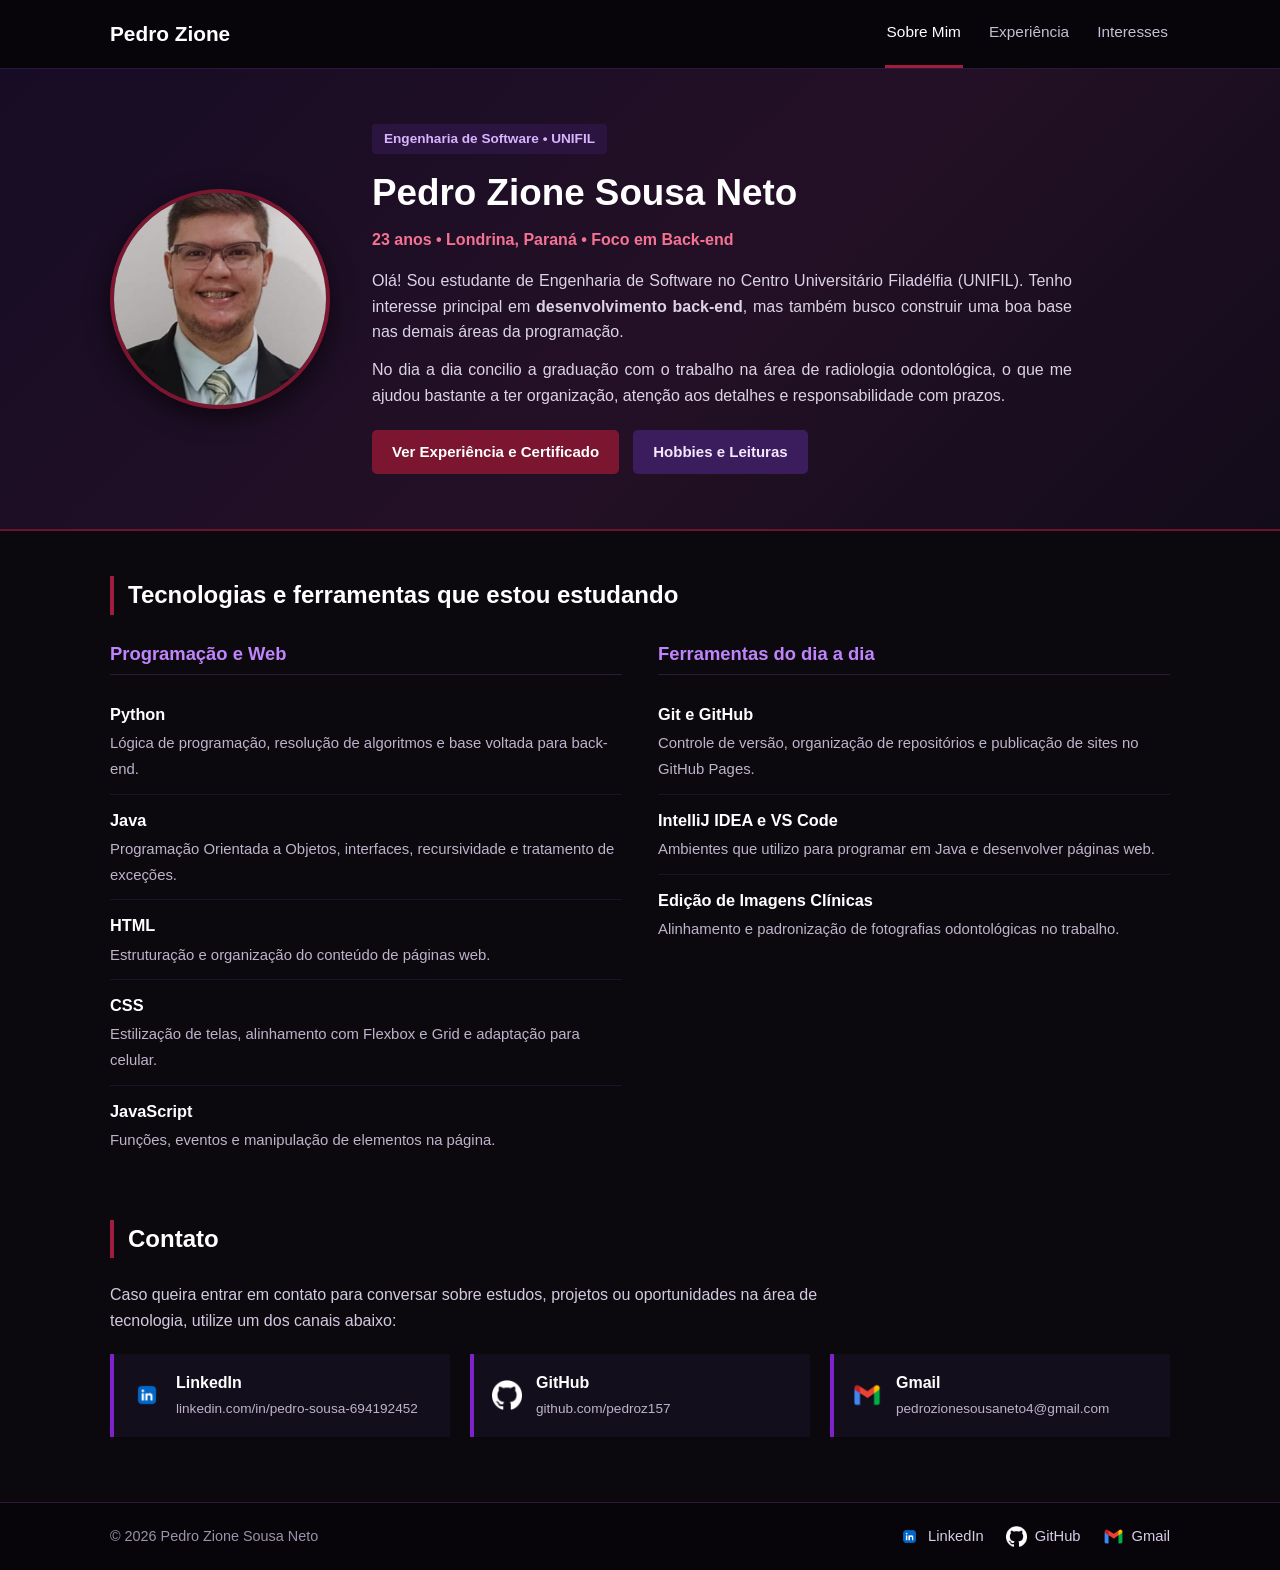
<file: index.html>
<!DOCTYPE html>
<html lang="pt-BR">

<head>
    <meta charset="UTF-8">
    <meta name="viewport" content="width=device-width, initial-scale=1.0">
    <title>Pedro Zione - Portfólio</title>
    <link rel="icon" href="Perfil.jpg">
    <link rel="stylesheet" href="style.css">
    <script src="script.js" defer></script>
</head>

<body>
    <header class="barra-topo">
        <div class="largura">
            <a href="index.html" class="marca">Pedro Zione</a>

            <button class="botao-menu" onclick="alternarMenu()" aria-label="Menu">☰</button>

            <nav id="menu" class="links-menu">
                <a href="index.html" class="selecionado">Sobre Mim</a>
                <a href="experiencia.html">Experiência</a>
                <a href="interesses.html">Interesses</a>
            </nav>
        </div>
    </header>

    <section class="faixa-apresentacao">
        <div class="largura grade-perfil">
            <img src="Perfil.jpg" alt="Pedro Zione Sousa Neto" class="avatar">

            <div class="texto-perfil">
                <span class="etiqueta-curso">Engenharia de Software • UNIFIL</span>
                <h1>Pedro Zione Sousa Neto</h1>
                <p class="sub-info">23 anos • Londrina, Paraná • Foco em Back-end</p>

                <p class="bio">
                    Olá! Sou estudante de Engenharia de Software no Centro Universitário Filadélfia (UNIFIL). Tenho interesse principal em <strong>desenvolvimento back-end</strong>, mas também busco construir uma boa base nas demais áreas da programação.
                </p>
                <p class="bio">
                    No dia a dia concilio a graduação com o trabalho na área de radiologia odontológica, o que me ajudou bastante a ter organização, atenção aos detalhes e responsabilidade com prazos.
                </p>

                <div class="acoes">
                    <a href="experiencia.html" class="btn-vinho">Ver Experiência e Certificado</a>
                    <a href="interesses.html" class="btn-roxo">Hobbies e Leituras</a>
                </div>
            </div>
        </div>
    </section>

    <main class="largura area-principal">
        <section class="bloco-secao animar">
            <h2>Tecnologias e ferramentas que estou estudando</h2>

            <div class="duas-colunas">
                <div class="coluna-lista">
                    <h3>Programação e Web</h3>
                    <ul class="lista-simples">
                        <li>
                            <strong>Python</strong>
                            <span>Lógica de programação, resolução de algoritmos e base voltada para back-end.</span>
                        </li>
                        <li>
                            <strong>Java</strong>
                            <span>Programação Orientada a Objetos, interfaces, recursividade e tratamento de exceções.</span>
                        </li>
                        <li>
                            <strong>HTML</strong>
                            <span>Estruturação e organização do conteúdo de páginas web.</span>
                        </li>
                        <li>
                            <strong>CSS</strong>
                            <span>Estilização de telas, alinhamento com Flexbox e Grid e adaptação para celular.</span>
                        </li>
                        <li>
                            <strong>JavaScript</strong>
                            <span>Funções, eventos e manipulação de elementos na página.</span>
                        </li>
                    </ul>
                </div>

                <div class="coluna-lista">
                    <h3>Ferramentas do dia a dia</h3>
                    <ul class="lista-simples">
                        <li>
                            <strong>Git e GitHub</strong>
                            <span>Controle de versão, organização de repositórios e publicação de sites no GitHub Pages.</span>
                        </li>
                        <li>
                            <strong>IntelliJ IDEA e VS Code</strong>
                            <span>Ambientes que utilizo para programar em Java e desenvolver páginas web.</span>
                        </li>
                        <li>
                            <strong>Edição de Imagens Clínicas</strong>
                            <span>Alinhamento e padronização de fotografias odontológicas no trabalho.</span>
                        </li>
                    </ul>
                </div>
            </div>
        </section>

        <section class="bloco-secao animar">
            <h2>Contato</h2>
            <p class="texto-contato">
                Caso queira entrar em contato para conversar sobre estudos, projetos ou oportunidades na área de tecnologia, utilize um dos canais abaixo:
            </p>

            <div class="lista-contatos">
                <a href="https://www.linkedin.com/in/pedro-sousa-694192452/" target="_blank" rel="noopener noreferrer" class="item-contato">
                    <img src="linkedin-logo-linkedin-icon-transparent-free-png.webp" alt="LinkedIn">
                    <div>
                        <strong>LinkedIn</strong>
                        <span>linkedin.com/in/pedro-sousa-694192452</span>
                    </div>
                </a>

                <a href="https://github.com/pedroz157" target="_blank" rel="noopener noreferrer" class="item-contato">
                    <img src="Github.png" alt="GitHub" class="icone-github">
                    <div>
                        <strong>GitHub</strong>
                        <span>github.com/pedroz157</span>
                    </div>
                </a>

                <a href="https://mail.google.com/mail/?view=cm&fs=1&to=pedrozionesousaneto4@gmail.com" target="_blank" rel="noopener noreferrer" class="item-contato">
                    <img src="gmail.png" alt="Gmail">
                    <div>
                        <strong>Gmail</strong>
                        <span>pedrozionesousaneto4@gmail.com</span>
                    </div>
                </a>
            </div>
        </section>
    </main>

    <footer class="rodape">
        <div class="largura rodape-conteudo">
            <p>© 2026 Pedro Zione Sousa Neto</p>

            <div class="sociais">
                <a href="https://www.linkedin.com/in/pedro-sousa-694192452/" target="_blank" rel="noopener noreferrer">
                    <img src="linkedin-logo-linkedin-icon-transparent-free-png.webp" alt="LinkedIn">
                    LinkedIn
                </a>

                <a href="https://github.com/pedroz157" target="_blank" rel="noopener noreferrer">
                    <img src="Github.png" alt="GitHub" class="icone-github">
                    GitHub
                </a>

                <a href="https://mail.google.com/mail/?view=cm&fs=1&to=pedrozionesousaneto4@gmail.com" target="_blank" rel="noopener noreferrer">
                    <img src="gmail.png" alt="Gmail">
                    Gmail
                </a>
            </div>
        </div>
    </footer>
</body>

</html>
</file>
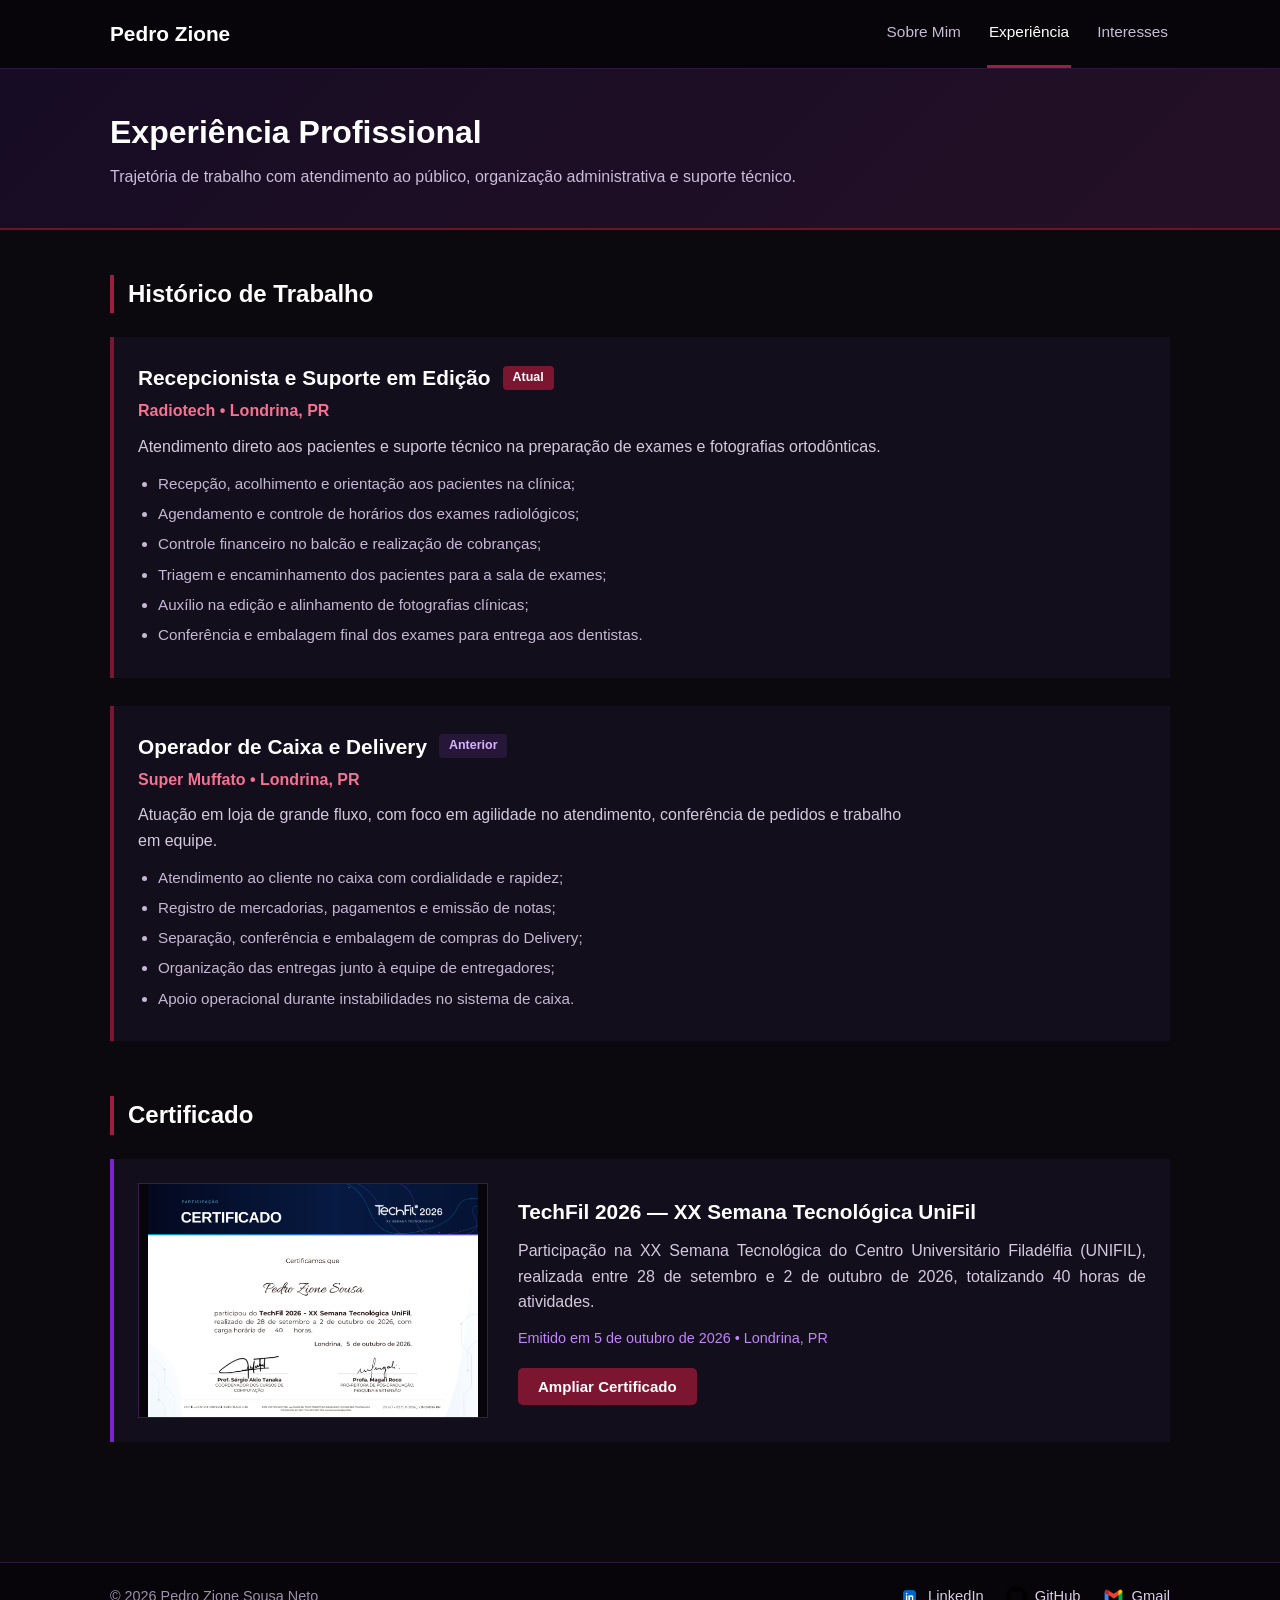
<file: experiencia.html>
<!DOCTYPE html>
<html lang="pt-BR">

<head>
    <meta charset="UTF-8">
    <meta name="viewport" content="width=device-width, initial-scale=1.0">
    <title>Experiência - Pedro Zione</title>
    <link rel="icon" href="Perfil.jpg">
    <link rel="stylesheet" href="style.css">
    <script src="script.js" defer></script>
</head>

<body>
    <header class="barra-topo">
        <div class="largura">
            <a href="index.html" class="marca">Pedro Zione</a>

            <button class="botao-menu" onclick="alternarMenu()" aria-label="Menu">☰</button>

            <nav id="menu" class="links-menu">
                <a href="index.html">Sobre Mim</a>
                <a href="experiencia.html" class="selecionado">Experiência</a>
                <a href="interesses.html">Interesses</a>
            </nav>
        </div>
    </header>

    <section class="faixa-titulo">
        <div class="largura">
            <h1>Experiência Profissional</h1>
            <p>Trajetória de trabalho com atendimento ao público, organização administrativa e suporte técnico.</p>
        </div>
    </section>

    <main class="largura area-principal">
        <section class="bloco-secao animar">
            <h2>Histórico de Trabalho</h2>

            <div class="lista-experiencias">
                <article class="item-experiencia">
                    <div class="topo-experiencia">
                        <h3>Recepcionista e Suporte em Edição</h3>
                        <span class="status-atual">Atual</span>
                    </div>
                    <p class="local-trabalho">Radiotech • Londrina, PR</p>
                    <p class="resumo-trabalho">
                        Atendimento direto aos pacientes e suporte técnico na preparação de exames e fotografias ortodônticas.
                    </p>
                    <ul class="lista-tarefas">
                        <li>Recepção, acolhimento e orientação aos pacientes na clínica;</li>
                        <li>Agendamento e controle de horários dos exames radiológicos;</li>
                        <li>Controle financeiro no balcão e realização de cobranças;</li>
                        <li>Triagem e encaminhamento dos pacientes para a sala de exames;</li>
                        <li>Auxílio na edição e alinhamento de fotografias clínicas;</li>
                        <li>Conferência e embalagem final dos exames para entrega aos dentistas.</li>
                    </ul>
                </article>

                <article class="item-experiencia">
                    <div class="topo-experiencia">
                        <h3>Operador de Caixa e Delivery</h3>
                        <span class="status-antigo">Anterior</span>
                    </div>
                    <p class="local-trabalho">Super Muffato • Londrina, PR</p>
                    <p class="resumo-trabalho">
                        Atuação em loja de grande fluxo, com foco em agilidade no atendimento, conferência de pedidos e trabalho em equipe.
                    </p>
                    <ul class="lista-tarefas">
                        <li>Atendimento ao cliente no caixa com cordialidade e rapidez;</li>
                        <li>Registro de mercadorias, pagamentos e emissão de notas;</li>
                        <li>Separação, conferência e embalagem de compras do Delivery;</li>
                        <li>Organização das entregas junto à equipe de entregadores;</li>
                        <li>Apoio operacional durante instabilidades no sistema de caixa.</li>
                    </ul>
                </article>
            </div>
        </section>

        <section class="bloco-secao animar">
            <h2>Certificado</h2>

            <div class="area-certificado">
                <img src="Certificado.png" alt="Certificado TechFil 2026 - XX Semana Tecnológica UniFil" class="img-cert">

                <div class="dados-cert">
                    <h3>TechFil 2026 — XX Semana Tecnológica UniFil</h3>
                    <p>
                        Participação na XX Semana Tecnológica do Centro Universitário Filadélfia (UNIFIL), realizada entre 28 de setembro e 2 de outubro de 2026, totalizando 40 horas de atividades.
                    </p>
                    <p class="data-cert">Emitido em 5 de outubro de 2026 • Londrina, PR</p>

                    <button type="button" class="btn-vinho" onclick="ampliarCertificado()">Ampliar Certificado</button>
                </div>
            </div>
        </section>

        <div id="modalCertificado" class="modal" onclick="fecharCertificado()">
            <div class="caixa-modal">
                <button type="button" class="fechar-modal" onclick="fecharCertificado()">Fechar ✕</button>
                <img src="Certificado.png" alt="Certificado TechFil 2026 Ampliado">
            </div>
        </div>
    </main>

    <footer class="rodape">
        <div class="largura rodape-conteudo">
            <p>© 2026 Pedro Zione Sousa Neto</p>

            <div class="sociais">
                <a href="https://www.linkedin.com/in/pedro-sousa-694192452/" target="_blank" rel="noopener noreferrer">
                    <img src="linkedin-logo-linkedin-icon-transparent-free-png.webp" alt="LinkedIn">
                    LinkedIn
                </a>

                <a href="https://github.com/pedroz157" target="_blank" rel="noopener noreferrer">
                    <img src="Github.png" alt="GitHub">
                    GitHub
                </a>

                <a href="https://mail.google.com/mail/?view=cm&fs=1&to=pedrozionesousaneto4@gmail.com" target="_blank" rel="noopener noreferrer">
                    <img src="gmail.png" alt="Gmail">
                    Gmail
                </a>
            </div>
        </div>
    </footer>
</body>

</html>
</file>
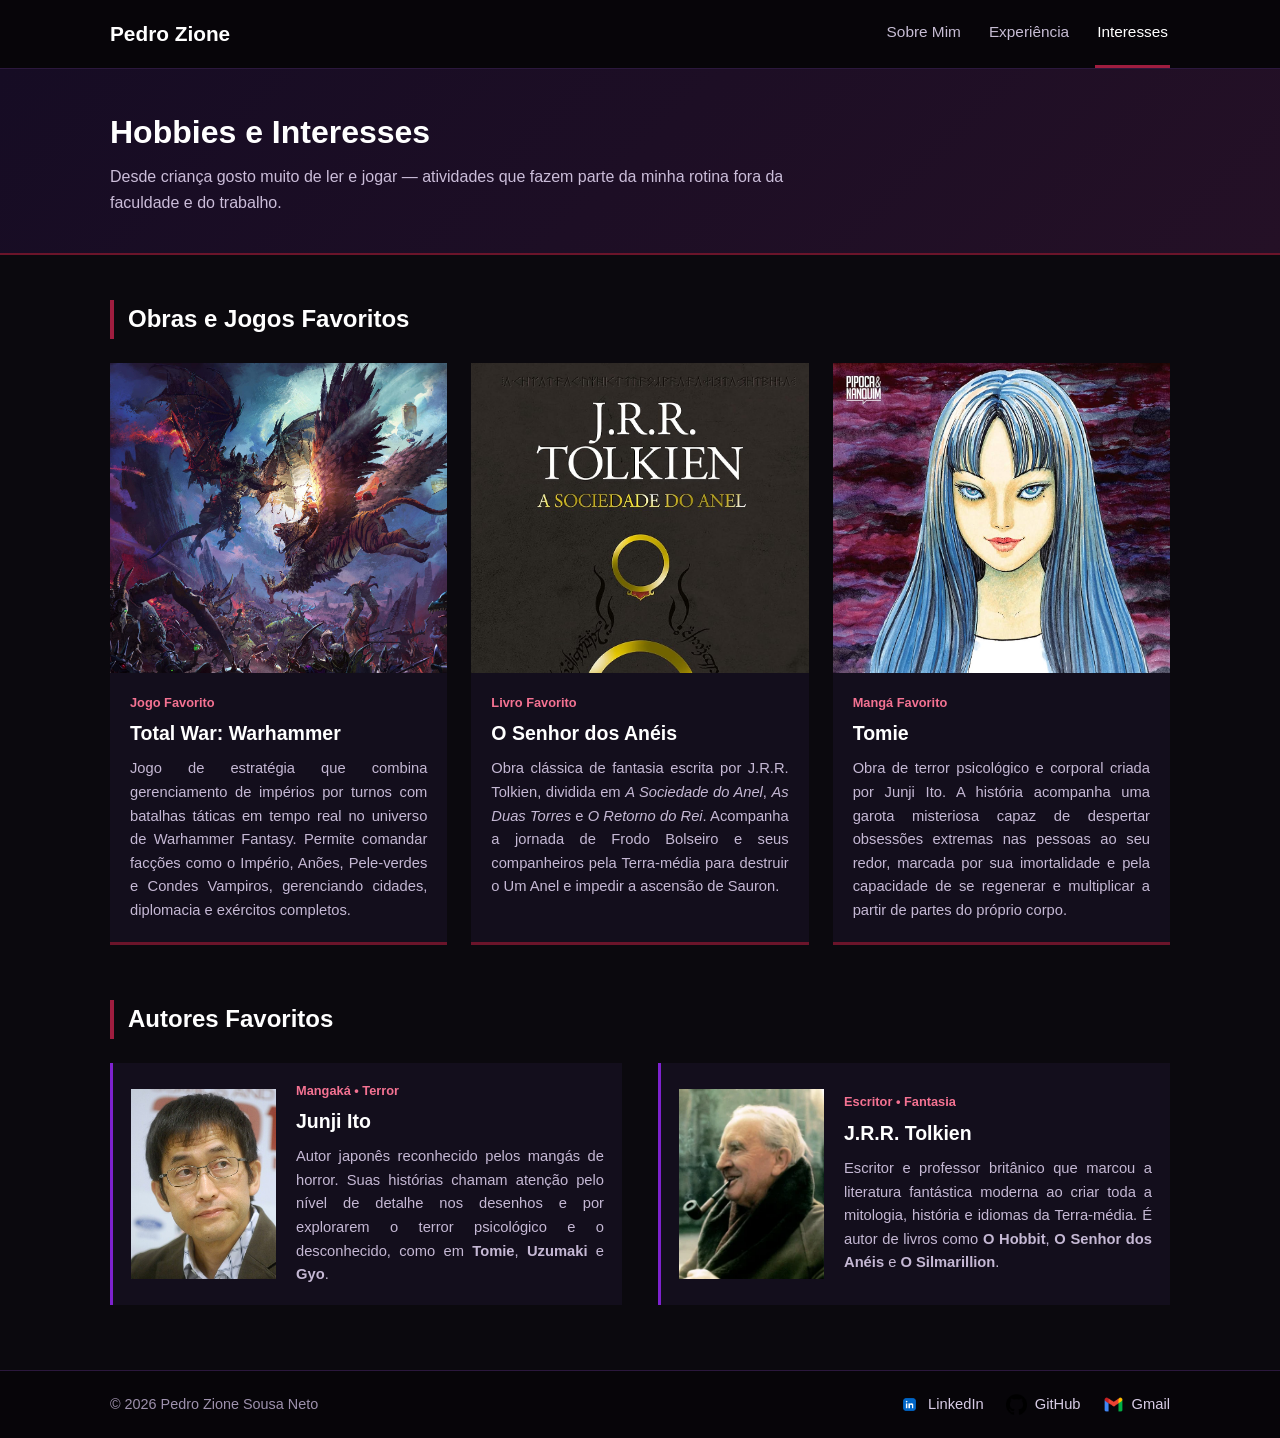
<file: interesses.html>
<!DOCTYPE html>
<html lang="pt-BR">

<head>
    <meta charset="UTF-8">
    <meta name="viewport" content="width=device-width, initial-scale=1.0">
    <title>Interesses - Pedro Zione</title>
    <link rel="icon" href="Perfil.jpg">
    <link rel="stylesheet" href="style.css">
    <script src="script.js" defer></script>
</head>

<body>
    <header class="barra-topo">
        <div class="largura">
            <a href="index.html" class="marca">Pedro Zione</a>

            <button class="botao-menu" onclick="alternarMenu()" aria-label="Menu">☰</button>

            <nav id="menu" class="links-menu">
                <a href="index.html">Sobre Mim</a>
                <a href="experiencia.html">Experiência</a>
                <a href="interesses.html" class="selecionado">Interesses</a>
            </nav>
        </div>
    </header>

    <section class="faixa-titulo">
        <div class="largura">
            <h1>Hobbies e Interesses</h1>
            <p>Desde criança gosto muito de ler e jogar — atividades que fazem parte da minha rotina fora da faculdade e do trabalho.</p>
        </div>
    </section>

    <main class="largura area-principal">
        <section class="bloco-secao animar">
            <h2>Obras e Jogos Favoritos</h2>

            <div class="grade-obras">
                <article class="obra">
                    <div class="capa-obra">
                        <img src="TotalWarWarhammer.jpg" alt="Total War: Warhammer">
                    </div>
                    <div class="texto-obra">
                        <span class="categoria">Jogo Favorito</span>
                        <h3>Total War: Warhammer</h3>
                        <p>
                            Jogo de estratégia que combina gerenciamento de impérios por turnos com batalhas táticas em tempo real no universo de Warhammer Fantasy. Permite comandar facções como o Império, Anões, Pele-verdes e Condes Vampiros, gerenciando cidades, diplomacia e exércitos completos.
                        </p>
                    </div>
                </article>

                <article class="obra">
                    <div class="capa-obra">
                        <img src="SenhorDosAneis.jpg" alt="O Senhor dos Anéis">
                    </div>
                    <div class="texto-obra">
                        <span class="categoria">Livro Favorito</span>
                        <h3>O Senhor dos Anéis</h3>
                        <p>
                            Obra clássica de fantasia escrita por J.R.R. Tolkien, dividida em <em>A Sociedade do Anel</em>, <em>As Duas Torres</em> e <em>O Retorno do Rei</em>. Acompanha a jornada de Frodo Bolseiro e seus companheiros pela Terra-média para destruir o Um Anel e impedir a ascensão de Sauron.
                        </p>
                    </div>
                </article>

                <article class="obra">
                    <div class="capa-obra">
                        <img src="Tomie.jpg" alt="Mangá Tomie">
                    </div>
                    <div class="texto-obra">
                        <span class="categoria">Mangá Favorito</span>
                        <h3>Tomie</h3>
                        <p>
                            Obra de terror psicológico e corporal criada por Junji Ito. A história acompanha uma garota misteriosa capaz de despertar obsessões extremas nas pessoas ao seu redor, marcada por sua imortalidade e pela capacidade de se regenerar e multiplicar a partir de partes do próprio corpo.
                        </p>
                    </div>
                </article>
            </div>
        </section>

        <section class="bloco-secao animar">
            <h2>Autores Favoritos</h2>

            <div class="duas-colunas">
                <article class="autor">
                    <img src="JunjiIto.jpg" alt="Junji Ito" class="foto-autor">
                    <div>
                        <span class="categoria">Mangaká • Terror</span>
                        <h3>Junji Ito</h3>
                        <p>
                            Autor japonês reconhecido pelos mangás de horror. Suas histórias chamam atenção pelo nível de detalhe nos desenhos e por explorarem o terror psicológico e o desconhecido, como em <strong>Tomie</strong>, <strong>Uzumaki</strong> e <strong>Gyo</strong>.
                        </p>
                    </div>
                </article>

                <article class="autor">
                    <img src="Tolkien.png" alt="J.R.R. Tolkien" class="foto-autor">
                    <div>
                        <span class="categoria">Escritor • Fantasia</span>
                        <h3>J.R.R. Tolkien</h3>
                        <p>
                            Escritor e professor britânico que marcou a literatura fantástica moderna ao criar toda a mitologia, história e idiomas da Terra-média. É autor de livros como <strong>O Hobbit</strong>, <strong>O Senhor dos Anéis</strong> e <strong>O Silmarillion</strong>.
                        </p>
                    </div>
                </article>
            </div>
        </section>
    </main>

    <footer class="rodape">
        <div class="largura rodape-conteudo">
            <p>© 2026 Pedro Zione Sousa Neto</p>

            <div class="sociais">
                <a href="https://www.linkedin.com/in/pedro-sousa-694192452/" target="_blank" rel="noopener noreferrer">
                    <img src="linkedin-logo-linkedin-icon-transparent-free-png.webp" alt="LinkedIn">
                    LinkedIn
                </a>

                <a href="https://github.com/pedroz157" target="_blank" rel="noopener noreferrer">
                    <img src="Github.png" alt="GitHub">
                    GitHub
                </a>

                <a href="https://mail.google.com/mail/?view=cm&fs=1&to=pedrozionesousaneto4@gmail.com" target="_blank" rel="noopener noreferrer">
                    <img src="gmail.png" alt="Gmail">
                    Gmail
                </a>
            </div>
        </div>
    </footer>
</body>

</html>
</file>
<file: style.css>
* {
    margin: 0;
    padding: 0;
    box-sizing: border-box;
}

body {
    min-height: 100vh;
    display: flex;
    flex-direction: column;
    background-color: #0b090e;
    color: #efebf4;
    font-family: 'Segoe UI', Arial, sans-serif;
    line-height: 1.6;
}

.largura {
    width: min(1060px, 90%);
    margin: 0 auto;
}

.barra-topo {
    background-color: #070509;
    border-bottom: 1px solid #2b183d;
    position: sticky;
    top: 0;
    z-index: 20;
}

.barra-topo .largura {
    min-height: 68px;
    display: flex;
    align-items: center;
    justify-content: space-between;
    flex-wrap: wrap;
}

.marca {
    color: #ffffff;
    font-size: 1.3rem;
    font-weight: 700;
    text-decoration: none;
}

.links-menu {
    display: flex;
    gap: 24px;
}

.links-menu a {
    color: #c7bdd4;
    text-decoration: none;
    font-size: 0.96rem;
    font-weight: 500;
    padding: 20px 2px;
    border-bottom: 3px solid transparent;
    transition: color 0.2s, border-color 0.2s;
}

.links-menu a:hover {
    color: #ffffff;
}

.links-menu a.selecionado {
    color: #ffffff;
    border-bottom: 3px solid #9f1d3f;
}

.botao-menu {
    display: none;
    background: #181024;
    color: #ffffff;
    border: 1px solid #4a235a;
    padding: 6px 12px;
    border-radius: 4px;
    font-size: 1.1rem;
    cursor: pointer;
}

.faixa-apresentacao {
    background: linear-gradient(135deg, #160c24 0%, #241026 55%, #120b1a 100%);
    border-bottom: 2px solid #6b142a;
    padding: 55px 0;
}

.grade-perfil {
    display: flex;
    align-items: center;
    gap: 42px;
}

.avatar {
    width: 220px;
    height: 220px;
    border-radius: 50%;
    object-fit: cover;
    object-position: center 33%;
    border: 4px solid #7c1630;
    box-shadow: 0 8px 25px rgba(0, 0, 0, 0.6);
    flex-shrink: 0;
}

.etiqueta-curso {
    display: inline-block;
    background-color: #2b1540;
    color: #d8b4fe;
    padding: 4px 12px;
    border-radius: 4px;
    font-size: 0.85rem;
    font-weight: 600;
    margin-bottom: 10px;
}

.texto-perfil h1 {
    font-size: 2.3rem;
    color: #ffffff;
    margin-bottom: 4px;
}

.sub-info {
    color: #f47292;
    font-weight: 600;
    margin-bottom: 16px;
}

.bio {
    color: #dcd3e6;
    margin-bottom: 12px;
    max-width: 700px;
    text-align: justify;
}

.acoes {
    display: flex;
    flex-wrap: wrap;
    gap: 14px;
    margin-top: 22px;
}

.btn-vinho,
.btn-roxo {
    display: inline-block;
    padding: 10px 20px;
    border-radius: 5px;
    font-size: 0.94rem;
    font-weight: 600;
    text-decoration: none;
    cursor: pointer;
    border: none;
    transition: background-color 0.2s, transform 0.2s;
}

.btn-vinho {
    background-color: #7c1630;
    color: #ffffff;
}

.btn-vinho:hover {
    background-color: #9f1d3f;
    transform: translateY(-2px);
}

.btn-roxo {
    background-color: #3b1d5e;
    color: #f3e8ff;
}

.btn-roxo:hover {
    background-color: #522882;
    transform: translateY(-2px);
}

.faixa-titulo {
    background: linear-gradient(135deg, #160c24 0%, #241026 100%);
    border-bottom: 2px solid #6b142a;
    padding: 38px 0;
}

.faixa-titulo h1 {
    font-size: 2rem;
    color: #ffffff;
    margin-bottom: 6px;
}

.faixa-titulo p {
    color: #cbbdd9;
    max-width: 700px;
}

.area-principal {
    flex: 1;
    padding: 45px 0 65px;
}

.bloco-secao {
    margin-bottom: 55px;
}

.bloco-secao:last-child {
    margin-bottom: 0;
}

.bloco-secao h2 {
    font-size: 1.5rem;
    color: #ffffff;
    margin-bottom: 24px;
    padding-left: 14px;
    border-left: 4px solid #9f1d3f;
}

.duas-colunas {
    display: grid;
    grid-template-columns: repeat(2, 1fr);
    gap: 36px;
}

.coluna-lista h3 {
    color: #c084fc;
    font-size: 1.15rem;
    margin-bottom: 14px;
    padding-bottom: 6px;
    border-bottom: 1px solid #2b183d;
}

.lista-simples {
    list-style: none;
}

.lista-simples li {
    padding: 12px 0;
    border-bottom: 1px solid #1d1329;
}

.lista-simples li:last-child {
    border-bottom: none;
}

.lista-simples strong {
    display: block;
    color: #ffffff;
    font-size: 1.02rem;
    margin-bottom: 3px;
}

.lista-simples span {
    color: #bfb3cc;
    font-size: 0.93rem;
}

.texto-contato {
    color: #d4c9e0;
    margin-bottom: 20px;
    max-width: 720px;
}

.lista-contatos {
    display: grid;
    grid-template-columns: repeat(3, 1fr);
    gap: 20px;
}

.item-contato {
    display: flex;
    align-items: center;
    gap: 14px;
    background-color: #130e1c;
    border-left: 4px solid #7e22ce;
    padding: 16px 18px;
    text-decoration: none;
    transition: transform 0.2s, border-color 0.2s, background-color 0.2s;
}

.item-contato:hover {
    transform: translateY(-3px);
    border-left-color: #9f1d3f;
    background-color: #1a1226;
}

.item-contato img {
    width: 30px;
    height: 30px;
    object-fit: contain;
    flex-shrink: 0;
}

.icone-github {
    filter: invert(1);
}

.item-contato strong {
    display: block;
    color: #ffffff;
    font-size: 1rem;
}

.item-contato span {
    color: #bfb3cc;
    font-size: 0.85rem;
    word-break: break-all;
}

.lista-experiencias {
    display: flex;
    flex-direction: column;
    gap: 28px;
}

.item-experiencia {
    background-color: #130e1c;
    border-left: 4px solid #7c1630;
    padding: 24px;
}

.topo-experiencia {
    display: flex;
    align-items: center;
    gap: 12px;
    flex-wrap: wrap;
}

.topo-experiencia h3 {
    font-size: 1.3rem;
    color: #ffffff;
}

.status-atual,
.status-antigo {
    font-size: 0.78rem;
    font-weight: 600;
    padding: 2px 10px;
    border-radius: 4px;
}

.status-atual {
    background-color: #7c1630;
    color: #ffffff;
}

.status-antigo {
    background-color: #261638;
    color: #d8b4fe;
}

.local-trabalho {
    color: #f47292;
    font-weight: 600;
    margin: 4px 0 10px;
}

.resumo-trabalho {
    color: #d4c9e0;
    margin-bottom: 12px;
    max-width: 780px;
}

.lista-tarefas {
    padding-left: 20px;
    color: #c5b8d4;
    font-size: 0.95rem;
}

.lista-tarefas li {
    margin-bottom: 6px;
}

.area-certificado {
    display: grid;
    grid-template-columns: 350px 1fr;
    gap: 30px;
    align-items: center;
    background-color: #130e1c;
    border-left: 4px solid #7e22ce;
    padding: 24px;
}

.img-cert {
    width: 100%;
    height: 235px;
    object-fit: contain;
    background-color: #070509;
    border: 1px solid #381c52;
}

.dados-cert h3 {
    font-size: 1.3rem;
    color: #ffffff;
    margin-bottom: 10px;
}

.dados-cert p {
    color: #d4c9e0;
    margin-bottom: 12px;
    text-align: justify;
}

.data-cert {
    color: #c084fc !important;
    font-size: 0.9rem;
    margin-bottom: 18px !important;
}

.modal {
    display: none;
    position: fixed;
    inset: 0;
    background-color: rgba(0, 0, 0, 0.88);
    z-index: 100;
    justify-content: center;
    align-items: center;
    padding: 20px;
}

.caixa-modal {
    max-width: 880px;
    width: 100%;
    display: flex;
    flex-direction: column;
    align-items: flex-end;
    gap: 10px;
}

.caixa-modal img {
    width: 100%;
    max-height: 82vh;
    object-fit: contain;
    border: 2px solid #7c1630;
}

.fechar-modal {
    background-color: #7c1630;
    color: #ffffff;
    border: none;
    padding: 8px 14px;
    border-radius: 4px;
    font-weight: 600;
    cursor: pointer;
}

.grade-obras {
    display: grid;
    grid-template-columns: repeat(3, 1fr);
    gap: 24px;
}

.obra {
    background-color: #130e1c;
    border-bottom: 3px solid #6b142a;
    display: flex;
    flex-direction: column;
    transition: transform 0.25s;
}

.obra:hover {
    transform: translateY(-4px);
}

.capa-obra {
    width: 100%;
    height: 310px;
    overflow: hidden;
    background-color: #070509;
}

.capa-obra img {
    width: 100%;
    height: 100%;
    object-fit: cover;
    object-position: center top;
    display: block;
}

.texto-obra {
    padding: 20px;
}

.categoria {
    display: block;
    font-size: 0.8rem;
    font-weight: 600;
    color: #f47292;
    margin-bottom: 5px;
}

.texto-obra h3,
.autor h3 {
    font-size: 1.22rem;
    color: #ffffff;
    margin-bottom: 8px;
}

.texto-obra p,
.autor p {
    color: #c5b8d4;
    font-size: 0.92rem;
    text-align: justify;
}

.autor {
    display: flex;
    align-items: center;
    gap: 20px;
    background-color: #130e1c;
    border-left: 3px solid #7e22ce;
    padding: 18px;
}

.foto-autor {
    width: 145px;
    height: 190px;
    object-fit: cover;
    object-position: center top;
    flex-shrink: 0;
}

.rodape {
    background-color: #070509;
    border-top: 1px solid #2b183d;
    padding: 22px 0;
}

.rodape-conteudo {
    display: flex;
    justify-content: space-between;
    align-items: center;
    flex-wrap: wrap;
    gap: 16px;
}

.rodape-conteudo p {
    color: #9e91ad;
    font-size: 0.9rem;
}

.sociais {
    display: flex;
    align-items: center;
    gap: 22px;
}

.sociais a {
    display: inline-flex;
    align-items: center;
    gap: 8px;
    color: #d8cce6;
    text-decoration: none;
    font-size: 0.92rem;
    transition: color 0.2s;
}

.sociais a:hover {
    color: #f47292;
}

.sociais img {
    width: 21px;
    height: 21px;
    object-fit: contain;
}

.animar {
    animation: entrar 0.45s ease;
}

@keyframes entrar {
    from {
        opacity: 0;
        transform: translateY(10px);
    }

    to {
        opacity: 1;
        transform: translateY(0);
    }
}

/* Responsividade */
@media (max-width: 900px) {
    .grade-perfil {
        flex-direction: column;
        text-align: center;
    }

    .acoes {
        justify-content: center;
    }

    .duas-colunas,
    .lista-contatos,
    .grade-obras,
    .area-certificado {
        grid-template-columns: 1fr;
    }
}

@media (max-width: 650px) {
    .botao-menu {
        display: block;
    }

    .links-menu {
        display: none;
        width: 100%;
        flex-direction: column;
        gap: 0;
        padding-bottom: 10px;
    }

    .links-menu.aberto {
        display: flex;
    }

    .links-menu a {
        padding: 10px 0;
    }

    .autor {
        flex-direction: column;
        text-align: center;
    }

    .rodape-conteudo {
        flex-direction: column;
        text-align: center;
    }
}
</file>
